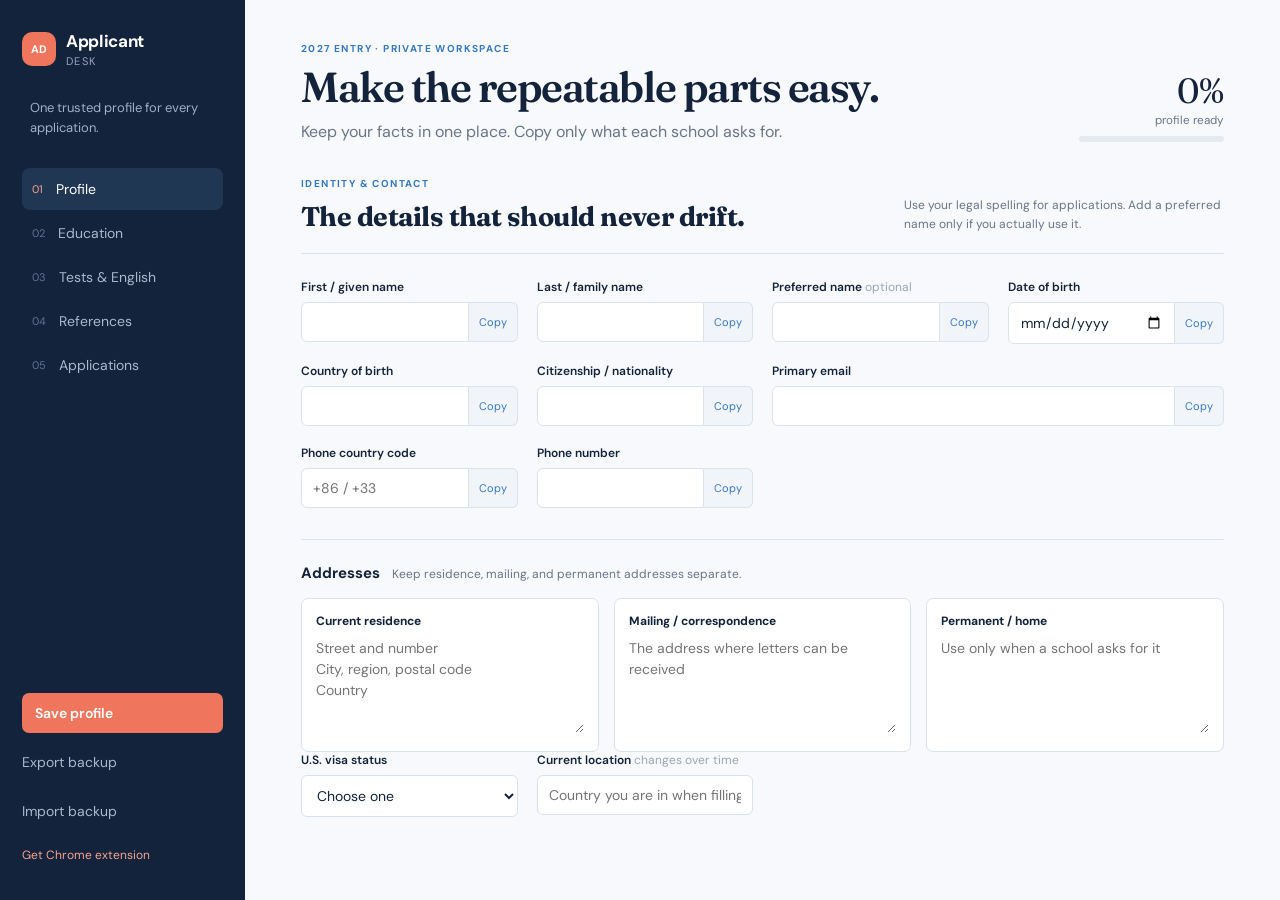
<file: index.html>
<!doctype html>
<html lang="en">
<head>
  <meta charset="utf-8">
  <meta name="viewport" content="width=device-width, initial-scale=1">
  <title>Applicant Desk</title>
  <link rel="stylesheet" href="./src/styles.css">
</head>
<body>
  <div class="shell">
    <aside class="rail">
      <div class="brand"><span class="brand-mark">AD</span><div><strong>Applicant</strong><small>desk</small></div></div>
      <p class="rail-note">One trusted profile for every application.</p>
      <nav id="nav">
        <button class="nav-item active" data-target="profile"><span>01</span>Profile</button>
        <button class="nav-item" data-target="education"><span>02</span>Education</button>
        <button class="nav-item" data-target="tests"><span>03</span>Tests &amp; English</button>
        <button class="nav-item" data-target="references"><span>04</span>References</button>
        <button class="nav-item" data-target="applications"><span>05</span>Applications</button>
      </nav>
      <div class="rail-bottom"><button id="saveBtn" class="primary">Save profile</button><button id="exportBtn" class="quiet">Export backup</button><label class="quiet file-label">Import backup<input id="importInput" type="file" accept="application/json"></label><a class="extension-link" href="./downloads/applicant-desk-autofill-0.1.0.zip" download>Get Chrome extension</a></div>
    </aside>
    <main>
      <header class="topbar"><div><p class="eyebrow">2027 entry · private workspace</p><h1>Make the repeatable parts easy.</h1><p class="lede">Keep your facts in one place. Copy only what each school asks for.</p></div><div class="completion"><span id="completionNumber">0%</span><small>profile ready</small><div class="progress"><i id="progressBar"></i></div></div></header>
      <section id="profile" class="panel active-panel"><div class="section-head"><div><p class="kicker">Identity &amp; contact</p><h2>The details that should never drift.</h2></div><p class="hint">Use your legal spelling for applications. Add a preferred name only if you actually use it.</p></div>
        <div class="form-grid">
          <div class="field"><label for="firstName">First / given name</label><div class="copy-wrap"><input id="firstName" autocomplete="given-name"><button class="copy" data-copy="firstName">Copy</button></div></div>
          <div class="field"><label for="lastName">Last / family name</label><div class="copy-wrap"><input id="lastName" autocomplete="family-name"><button class="copy" data-copy="lastName">Copy</button></div></div>
          <div class="field"><label for="preferredName">Preferred name <em>optional</em></label><div class="copy-wrap"><input id="preferredName"><button class="copy" data-copy="preferredName">Copy</button></div></div>
          <div class="field"><label for="birthDate">Date of birth</label><div class="copy-wrap"><input id="birthDate" type="date"><button class="copy" data-copy="birthDate">Copy</button></div></div>
          <div class="field"><label for="birthCountry">Country of birth</label><div class="copy-wrap"><input id="birthCountry"><button class="copy" data-copy="birthCountry">Copy</button></div></div>
          <div class="field"><label for="nationality">Citizenship / nationality</label><div class="copy-wrap"><input id="nationality" autocomplete="country-name"><button class="copy" data-copy="nationality">Copy</button></div></div>
          <div class="field span-2"><label for="email">Primary email</label><div class="copy-wrap"><input id="email" type="email" autocomplete="email"><button class="copy" data-copy="email">Copy</button></div></div>
          <div class="field"><label for="phoneCode">Phone country code</label><div class="copy-wrap"><input id="phoneCode" placeholder="+86 / +33" autocomplete="tel-country-code"><button class="copy" data-copy="phoneCode">Copy</button></div></div>
          <div class="field"><label for="phone">Phone number</label><div class="copy-wrap"><input id="phone" autocomplete="tel"><button class="copy" data-copy="phone">Copy</button></div></div>
        </div>
        <div class="subsection"><div class="subhead"><h3>Addresses</h3><span>Keep residence, mailing, and permanent addresses separate.</span></div><div class="address-grid"><div class="address-card"><h4>Current residence</h4><textarea id="currentAddress" placeholder="Street and number&#10;City, region, postal code&#10;Country"></textarea></div><div class="address-card"><h4>Mailing / correspondence</h4><textarea id="mailingAddress" placeholder="The address where letters can be received"></textarea></div><div class="address-card"><h4>Permanent / home</h4><textarea id="permanentAddress" placeholder="Use only when a school asks for it"></textarea></div></div></div>
        <div class="form-grid compact"><div class="field"><label for="visaStatus">U.S. visa status</label><select id="visaStatus"><option value="">Choose one</option><option>International applicant — will need F-1 visa</option><option>U.S. citizen</option><option>U.S. permanent resident</option><option>Other / unsure</option></select></div><div class="field"><label for="currentLocation">Current location <em>changes over time</em></label><input id="currentLocation" placeholder="Country you are in when filling the form"></div></div>
      </section>
      <section id="education" class="panel"><div class="section-head"><div><p class="kicker">Academic history</p><h2>One clean record of where you studied.</h2></div><p class="hint">Use official English names from transcripts when a school requests them.</p></div><div class="record-card"><div class="record-title"><span class="record-dot">A</span><div><h3>Primary undergraduate degree</h3><p>Usually the entry every portal requires first.</p></div></div><div class="form-grid"><div class="field span-2"><label for="ugSchool">Institution official name</label><div class="copy-wrap"><input id="ugSchool"><button class="copy" data-copy="ugSchool">Copy</button></div></div><div class="field"><label for="ugCountry">Country</label><input id="ugCountry"></div><div class="field"><label for="ugCity">City</label><input id="ugCity"></div><div class="field"><label for="ugDegree">Degree / award</label><input id="ugDegree" placeholder="e.g. Bachelor of Arts"></div><div class="field"><label for="ugMajor">Major / field</label><input id="ugMajor"></div><div class="field"><label for="ugStart">Start date</label><input id="ugStart" type="month"></div><div class="field"><label for="ugEnd">End / expected date</label><input id="ugEnd" type="month"></div><div class="field"><label for="ugGpa">GPA</label><input id="ugGpa" inputmode="decimal"></div><div class="field"><label for="ugScale">GPA scale</label><input id="ugScale" placeholder="e.g. 4.0 / 100"></div></div></div><div class="record-card"><div class="record-title"><span class="record-dot muted">B</span><div><h3>Additional study / exchange</h3><p>Leave blank if it does not apply.</p></div></div><div class="form-grid"><div class="field span-2"><label for="exchangeSchool">Institution</label><input id="exchangeSchool"></div><div class="field"><label for="exchangeCountry">Country</label><input id="exchangeCountry"></div><div class="field"><label for="exchangeDates">Dates</label><input id="exchangeDates" placeholder="MM/YYYY – MM/YYYY"></div><div class="field span-2"><label for="exchangeNotes">Notes</label><input id="exchangeNotes" placeholder="Credits, program, or non-degree study"></div></div></div></section>
      <section id="tests" class="panel"><div class="section-head"><div><p class="kicker">Tests &amp; English</p><h2>Scores, dates, and sending status.</h2></div><p class="hint">Self-reporting a score and sending an official score report are separate actions.</p></div><div class="score-grid"><div class="score-card"><h3>GMAT / GRE</h3><div class="form-grid compact"><div class="field"><label for="gradTest">Test</label><select id="gradTest"><option value="">Not decided</option><option>GMAT</option><option>GRE</option><option>Waived / not required</option></select></div><div class="field"><label for="gradScore">Total score</label><input id="gradScore"></div><div class="field"><label for="gradDate">Test date</label><input id="gradDate" type="date"></div><div class="field"><label for="gradReport">Official report</label><select id="gradReport"><option value="">Not yet</option><option>Requested</option><option>Sent</option><option>Not applicable</option></select></div></div></div><div class="score-card"><h3>English proficiency</h3><div class="form-grid compact"><div class="field"><label for="englishTest">Test</label><select id="englishTest"><option value="">Not decided</option><option>TOEFL iBT</option><option>IELTS Academic</option><option>Duolingo</option><option>Waiver / exempt</option></select></div><div class="field"><label for="englishScore">Total score</label><input id="englishScore"></div><div class="field"><label for="englishDate">Test date</label><input id="englishDate" type="date"></div><div class="field"><label for="englishReport">Report status</label><select id="englishReport"><option value="">Not yet</option><option>Requested</option><option>Sent</option><option>Not applicable</option></select></div></div></div></div></section>
      <section id="references" class="panel"><div class="section-head"><div><p class="kicker">References &amp; experience</p><h2>Make it easy for people who support you.</h2></div><p class="hint">Never store recommendation passwords. Keep only the contact and submission facts.</p></div><div class="reference-grid"><div class="reference-card"><h3>Reference 1</h3><div class="field"><label for="ref1Name">Name</label><input id="ref1Name"></div><div class="field"><label for="ref1Title">Title &amp; institution</label><input id="ref1Title"></div><div class="field"><label for="ref1Email">Email</label><input id="ref1Email" type="email"></div><div class="field"><label for="ref1Relation">Relationship</label><input id="ref1Relation" placeholder="Academic / professional"></div></div><div class="reference-card"><h3>Reference 2</h3><div class="field"><label for="ref2Name">Name</label><input id="ref2Name"></div><div class="field"><label for="ref2Title">Title &amp; institution</label><input id="ref2Title"></div><div class="field"><label for="ref2Email">Email</label><input id="ref2Email" type="email"></div><div class="field"><label for="ref2Relation">Relationship</label><input id="ref2Relation"></div></div></div><div class="form-grid"><div class="field span-2"><label for="experience">Experience timeline</label><textarea id="experience" class="tall" placeholder="Company · role · city · dates · one-line factual description"></textarea></div><div class="field span-2"><label for="activities">Leadership / activities</label><textarea id="activities" class="tall" placeholder="Organization · role · dates · impact"></textarea></div></div></section>
      <section id="applications" class="panel"><div class="section-head"><div><p class="kicker">Your five applications</p><h2>Deadlines in one calm view.</h2></div><p class="hint">The status is yours to update. Dates are planning dates, not a submission.</p></div><div class="table-wrap"><table><thead><tr><th>Program</th><th>Application system</th><th>Deadline</th><th>Status</th><th>Notes</th></tr></thead><tbody id="applicationRows"></tbody></table></div></section>
    </main>
  </div><div id="toast" role="status"></div><script src="./src/main.js"></script>
</body></html>
</file>
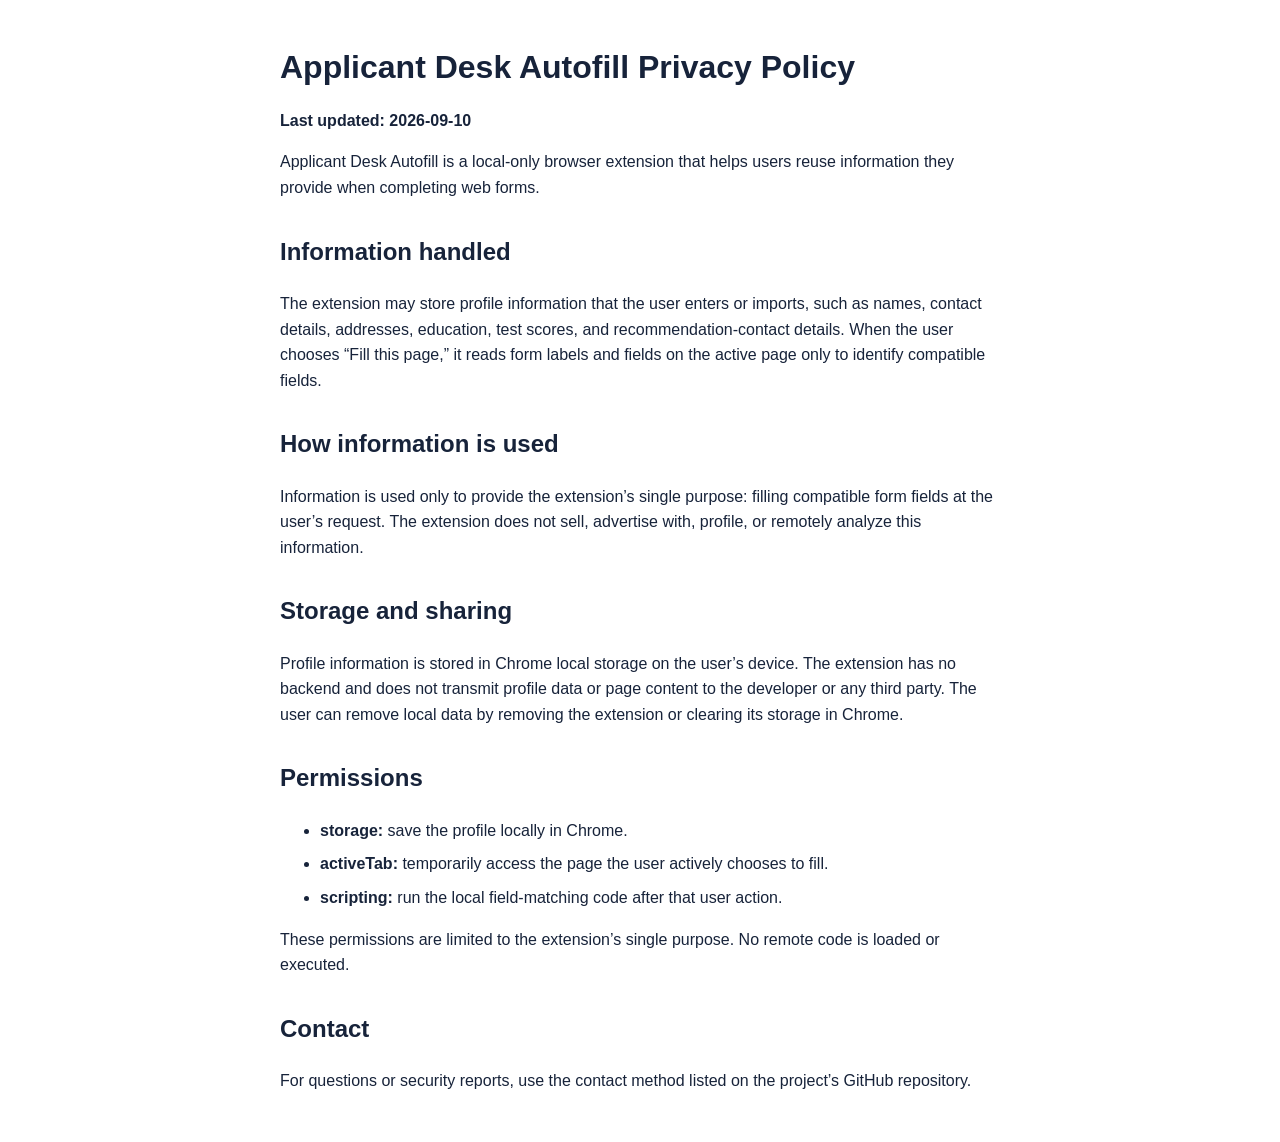
<file: privacy.html>
<!doctype html>
<html lang="en">
<head>
  <meta charset="utf-8">
  <meta name="viewport" content="width=device-width, initial-scale=1">
  <title>Applicant Desk Autofill — Privacy</title>
  <style>
    body { max-width:720px; margin:48px auto; padding:0 24px; color:#17233a; font:16px/1.6 Arial,sans-serif; }
    h1 { line-height:1.2; }
    h2 { margin-top:32px; }
    li { margin:8px 0; }
  </style>
</head>
<body>
  <h1>Applicant Desk Autofill Privacy Policy</h1>
  <p><strong>Last updated: 2026-09-10</strong></p>
  <p>Applicant Desk Autofill is a local-only browser extension that helps users reuse information they provide when completing web forms.</p>
  <h2>Information handled</h2>
  <p>The extension may store profile information that the user enters or imports, such as names, contact details, addresses, education, test scores, and recommendation-contact details. When the user chooses “Fill this page,” it reads form labels and fields on the active page only to identify compatible fields.</p>
  <h2>How information is used</h2>
  <p>Information is used only to provide the extension’s single purpose: filling compatible form fields at the user’s request. The extension does not sell, advertise with, profile, or remotely analyze this information.</p>
  <h2>Storage and sharing</h2>
  <p>Profile information is stored in Chrome local storage on the user’s device. The extension has no backend and does not transmit profile data or page content to the developer or any third party. The user can remove local data by removing the extension or clearing its storage in Chrome.</p>
  <h2>Permissions</h2>
  <ul>
    <li><strong>storage:</strong> save the profile locally in Chrome.</li>
    <li><strong>activeTab:</strong> temporarily access the page the user actively chooses to fill.</li>
    <li><strong>scripting:</strong> run the local field-matching code after that user action.</li>
  </ul>
  <p>These permissions are limited to the extension’s single purpose. No remote code is loaded or executed.</p>
  <h2>Contact</h2>
  <p>For questions or security reports, use the contact method listed on the project’s GitHub repository.</p>
</body>
</html>
</file>
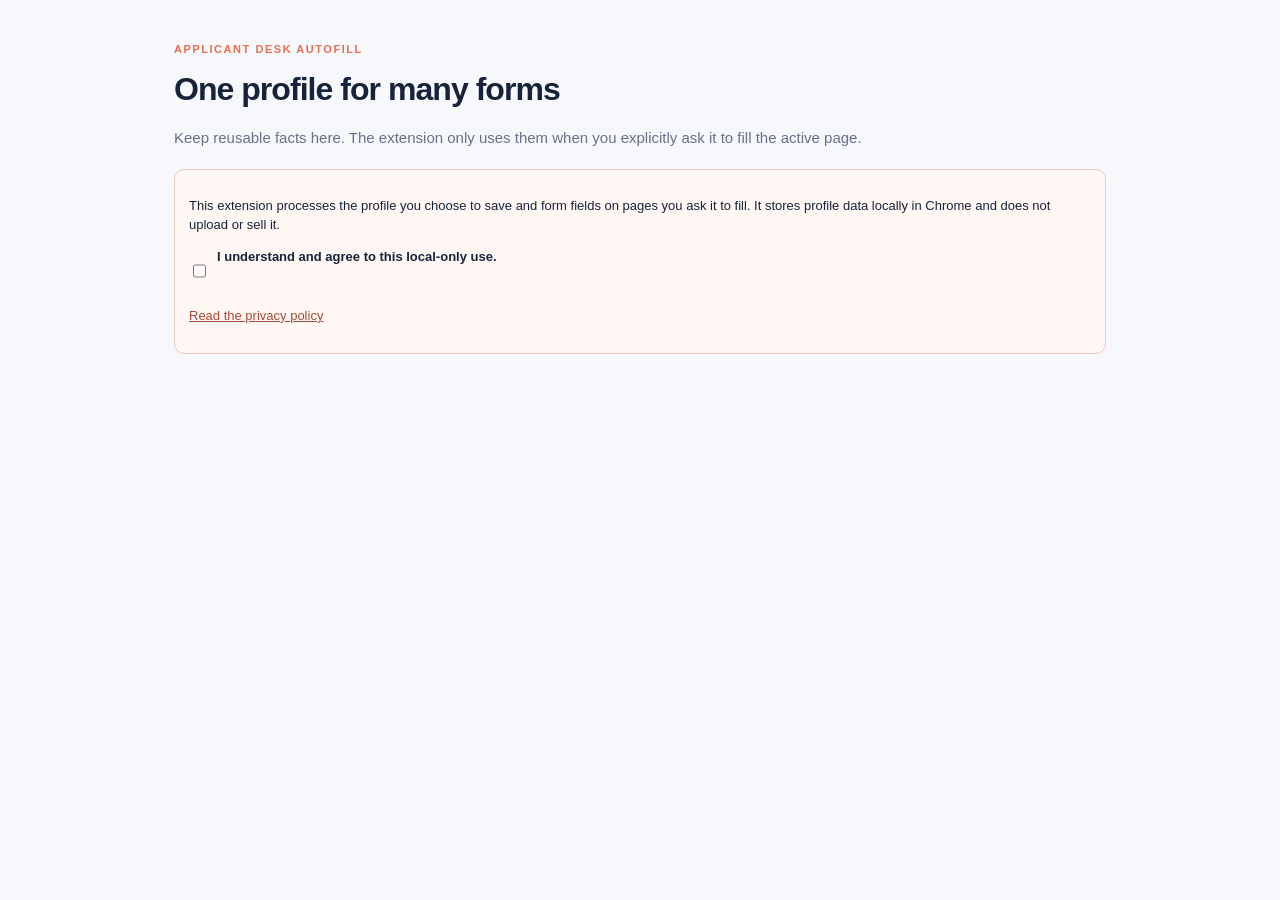
<file: extension/options.html>
<!doctype html>
<html lang="en">
<head>
  <meta charset="utf-8">
  <meta name="viewport" content="width=device-width, initial-scale=1">
  <title>Applicant Desk — Full profile</title>
  <style>
    :root { --ink:#17233a; --muted:#65728a; --line:#d9dee8; --paper:#f7f8fb; --white:#fff; --coral:#e76f51; --blue:#3478c6; }
    * { box-sizing:border-box; }
    body { margin:0; color:var(--ink); background:var(--paper); font:15px/1.45 Arial,sans-serif; }
    main { max-width:980px; margin:0 auto; padding:42px 24px 72px; }
    h1 { margin:0; font-size:32px; letter-spacing:-.03em; }
    h2 { margin:0 0 4px; font-size:19px; }
    p { color:var(--muted); }
    .eyebrow { margin-bottom:8px; color:var(--coral); font-size:11px; font-weight:700; letter-spacing:.14em; text-transform:uppercase; }
    .notice { margin:20px 0; padding:14px; border:1px solid #f0c7bb; border-radius:10px; background:#fff7f4; }
    .notice p { color:var(--ink); font-size:13px; }
    .notice a { color:#a84b36; }
    .consent { display:flex; gap:8px; align-items:flex-start; color:var(--ink); font-size:13px; }
    .consent input { width:auto; margin-top:3px; }
    section { margin-top:22px; padding:22px; border:1px solid var(--line); border-radius:12px; background:var(--white); }
    .grid { display:grid; grid-template-columns:repeat(3,1fr); gap:16px; }
    .span-2 { grid-column:span 2; }
    label { display:block; margin:0 0 6px; color:var(--muted); font-size:12px; font-weight:700; }
    input, textarea, select { width:100%; min-height:40px; padding:9px 10px; border:1px solid var(--line); border-radius:7px; color:var(--ink); background:#fff; font:inherit; }
    textarea { min-height:88px; resize:vertical; }
    input:focus, textarea:focus, select:focus { outline:2px solid rgba(52,120,198,.18); border-color:var(--blue); }
    .actions { display:flex; gap:10px; flex-wrap:wrap; margin-top:22px; }
    button { padding:10px 15px; border:0; border-radius:8px; color:#fff; background:var(--ink); font-weight:700; cursor:pointer; }
    button.secondary { color:var(--ink); background:#e9edf4; }
    #status { min-height:22px; margin-top:12px; color:#2f6f57; }
    [hidden] { display:none !important; }
    @media (max-width:700px) { .grid { grid-template-columns:1fr; } .span-2 { grid-column:auto; } }
  </style>
</head>
<body>
  <main>
    <div class="eyebrow">Applicant Desk Autofill</div>
    <h1>One profile for many forms</h1>
    <p>Keep reusable facts here. The extension only uses them when you explicitly ask it to fill the active page.</p>

    <div id="consentGate" class="notice">
      <p>This extension processes the profile you choose to save and form fields on pages you ask it to fill. It stores profile data locally in Chrome and does not upload or sell it.</p>
      <label class="consent"><input id="consent" type="checkbox"> I understand and agree to this local-only use.</label>
      <p><a href="privacy.html" target="_blank" rel="noopener">Read the privacy policy</a></p>
    </div>

    <form id="profileForm" hidden>
      <section>
        <h2>Identity and contact</h2>
        <p>Use the spelling you want to reuse in forms.</p>
        <div class="grid">
          <div><label for="firstName">First / given name</label><input id="firstName" autocomplete="given-name"></div>
          <div><label for="lastName">Last / family name</label><input id="lastName" autocomplete="family-name"></div>
          <div><label for="preferredName">Preferred name</label><input id="preferredName"></div>
          <div><label for="birthDate">Date of birth</label><input id="birthDate" type="date"></div>
          <div><label for="birthCountry">Country of birth</label><input id="birthCountry"></div>
          <div><label for="nationality">Citizenship / nationality</label><input id="nationality" autocomplete="country-name"></div>
          <div class="span-2"><label for="email">Primary email</label><input id="email" type="email" autocomplete="email"></div>
          <div><label for="phoneCode">Phone country code</label><input id="phoneCode" autocomplete="tel-country-code"></div>
          <div><label for="phone">Phone number</label><input id="phone" autocomplete="tel"></div>
          <div><label for="currentLocation">Current location</label><input id="currentLocation"></div>
          <div><label for="visaStatus">Visa / immigration status</label><input id="visaStatus"></div>
        </div>
      </section>

      <section>
        <h2>Addresses</h2>
        <p>Structured pieces help the extension fill both one-line and multi-part address forms.</p>
        <div class="grid">
          <div class="span-2"><label for="currentAddress">Current street address</label><textarea id="currentAddress" autocomplete="street-address"></textarea></div>
          <div><label for="currentCity">Current city</label><input id="currentCity" autocomplete="address-level2"></div>
          <div><label for="currentRegion">Current state / region</label><input id="currentRegion" autocomplete="address-level1"></div>
          <div><label for="currentPostalCode">Current postal code</label><input id="currentPostalCode" autocomplete="postal-code"></div>
          <div><label for="currentCountry">Current country</label><input id="currentCountry"></div>
          <div class="span-2"><label for="mailingAddress">Mailing / correspondence address</label><textarea id="mailingAddress"></textarea></div>
          <div class="span-2"><label for="permanentAddress">Permanent / home address</label><textarea id="permanentAddress"></textarea></div>
        </div>
      </section>

      <section>
        <h2>Education and work</h2>
        <div class="grid">
          <div class="span-2"><label for="ugSchool">School / institution</label><input id="ugSchool"></div>
          <div><label for="ugCity">School city</label><input id="ugCity"></div>
          <div><label for="ugCountry">School country</label><input id="ugCountry"></div>
          <div><label for="ugDegree">Degree</label><input id="ugDegree"></div>
          <div><label for="ugMajor">Major / field</label><input id="ugMajor"></div>
          <div><label for="ugGpa">GPA</label><input id="ugGpa"></div>
          <div><label for="employer">Employer / organization</label><input id="employer"></div>
          <div><label for="jobTitle">Job title / role</label><input id="jobTitle"></div>
        </div>
      </section>

      <section>
        <h2>Tests and references</h2>
        <div class="grid">
          <div><label for="gradTest">Graduate test</label><input id="gradTest"></div>
          <div><label for="gradScore">Graduate test score</label><input id="gradScore"></div>
          <div><label for="englishTest">English test</label><input id="englishTest"></div>
          <div><label for="englishScore">English test score</label><input id="englishScore"></div>
          <div><label for="ref1Name">Reference name</label><input id="ref1Name"></div>
          <div><label for="ref1Email">Reference email</label><input id="ref1Email" type="email"></div>
        </div>
      </section>

      <section>
        <h2>Custom field values</h2>
        <p>Use JSON when another form asks for a field outside the common profile. Keys are matched against labels and placeholders.</p>
        <textarea id="customFields" placeholder='{"portfolio url":"https://example.com","wechat id":"..."}'></textarea>
      </section>

      <div class="actions">
        <button type="submit">Save profile</button>
        <button id="export" type="button" class="secondary">Export JSON</button>
        <label class="secondary" style="padding:10px 15px;border-radius:8px;cursor:pointer">Import JSON<input id="backup" type="file" accept=".json,application/json" hidden></label>
      </div>
      <div id="status" role="status"></div>
    </form>
  </main>
  <script src="options.js"></script>
</body>
</html>
</file>
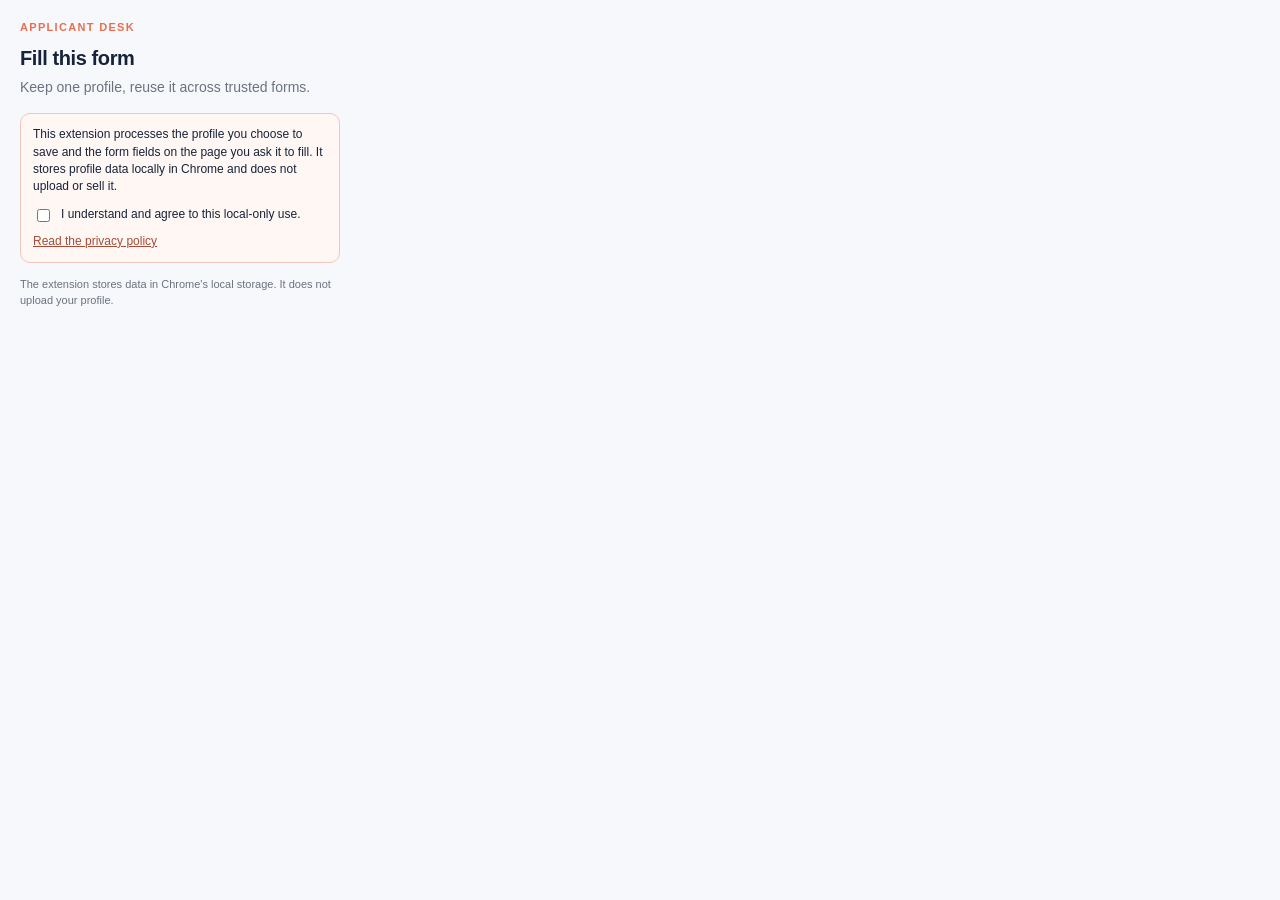
<file: extension/popup.html>
<!doctype html>
<html lang="en">
<head>
  <meta charset="utf-8">
  <meta name="viewport" content="width=device-width, initial-scale=1">
  <title>Applicant Desk Autofill</title>
  <style>
    :root { color-scheme: light; --ink:#17233a; --muted:#6b7280; --line:#d9dee8; --coral:#e76f51; --paper:#f7f8fb; }
    * { box-sizing:border-box; }
    body { width:360px; margin:0; padding:20px; color:var(--ink); background:var(--paper); font:14px/1.45 Arial,sans-serif; }
    h1 { margin:0 0 4px; font-size:20px; letter-spacing:-.02em; }
    p { margin:0; color:var(--muted); }
    .eyebrow { margin-bottom:8px; color:var(--coral); font-size:11px; font-weight:700; letter-spacing:.12em; text-transform:uppercase; }
    .card { margin-top:16px; padding:14px; border:1px solid var(--line); border-radius:12px; background:#fff; }
    label { display:block; margin:10px 0 4px; color:var(--muted); font-size:12px; font-weight:600; }
    input { width:100%; padding:9px 10px; border:1px solid var(--line); border-radius:7px; color:var(--ink); background:#fff; }
    input:focus { outline:2px solid rgba(231,111,81,.25); border-color:var(--coral); }
    .actions { display:grid; gap:8px; margin-top:14px; }
    button { width:100%; padding:10px 12px; border:0; border-radius:8px; color:#fff; background:var(--ink); font-weight:700; cursor:pointer; }
    button.secondary { color:var(--ink); background:#e9edf4; }
    button:hover { filter:brightness(1.08); }
    .file { display:block; margin-top:10px; color:var(--muted); font-size:12px; }
    .file input { margin-top:5px; padding:7px; font-size:12px; }
    #status { min-height:20px; margin-top:12px; color:#2f6f57; font-size:12px; }
    .privacy { margin-top:14px; font-size:11px; }
    .notice { margin-top:16px; padding:12px; border:1px solid #f0c7bb; border-radius:10px; background:#fff7f4; }
    .notice p { color:var(--ink); font-size:12px; }
    .consent { display:flex; gap:8px; align-items:flex-start; margin:10px 0 0; color:var(--ink); font-size:12px; font-weight:400; }
    .consent input { width:auto; margin-top:3px; }
    .notice a { display:inline-block; margin-top:8px; color:#a84b36; font-size:12px; }
    [hidden] { display:none !important; }
  </style>
</head>
<body>
  <div class="eyebrow">Applicant Desk</div>
  <h1>Fill this form</h1>
  <p>Keep one profile, reuse it across trusted forms.</p>

  <div id="consentGate" class="notice">
    <p>This extension processes the profile you choose to save and the form fields on the page you ask it to fill. It stores profile data locally in Chrome and does not upload or sell it.</p>
    <label class="consent"><input id="consent" type="checkbox"> I understand and agree to this local-only use.</label>
    <a href="privacy.html" target="_blank" rel="noopener">Read the privacy policy</a>
  </div>

  <div id="tool" class="card" hidden>
    <label for="firstName">First / given name</label>
    <input id="firstName" autocomplete="given-name">
    <label for="lastName">Last / family name</label>
    <input id="lastName" autocomplete="family-name">
    <label for="email">Primary email</label>
    <input id="email" type="email" autocomplete="email">
    <label for="phone">Phone number</label>
    <input id="phone" autocomplete="tel">
    <label for="nationality">Citizenship / nationality</label>
    <input id="nationality">
    <label for="currentLocation">Current location</label>
    <input id="currentLocation">
    <label for="customFields">Custom field values (JSON, optional)</label>
    <textarea id="customFields" rows="4" placeholder='{"portfolio url":"https://...","wechat id":"..."}'></textarea>

    <div class="actions">
      <button id="fill">Fill this page</button>
      <button id="save" class="secondary">Save profile</button>
      <button id="options" class="secondary">Open full profile</button>
    </div>

    <label class="file" for="backup">Import Applicant Desk backup (JSON)
      <input id="backup" type="file" accept=".json,application/json">
    </label>
    <div id="status" role="status"></div>
  </div>

  <p class="privacy">The extension stores data in Chrome's local storage. It does not upload your profile.</p>
  <script src="popup.js"></script>
</body>
</html>
</file>
<file: src/styles.css>
@import url('https://fonts.googleapis.com/css2?family=DM+Sans:wght@400;500;600;700&family=Fraunces:opsz,wght@9..144,500;9..144,600&display=swap');
:root{--ink:#12233b;--muted:#68758a;--line:#dbe2eb;--paper:#f7f9fc;--white:#fff;--accent:#ef765d;--accent-soft:#fff0ec;--blue:#3478c6;--shadow:0 18px 50px rgba(25,49,81,.08)}
*{box-sizing:border-box}body{margin:0;background:var(--paper);color:var(--ink);font-family:'DM Sans',sans-serif;font-size:14px}button,input,textarea,select{font:inherit}button{cursor:pointer}.shell{display:grid;grid-template-columns:245px 1fr;min-height:100vh}.rail{background:var(--ink);color:#fff;padding:30px 22px;display:flex;flex-direction:column}.brand{display:flex;align-items:center;gap:10px;font-size:17px;letter-spacing:-.02em}.brand strong{display:block}.brand small{display:block;color:#93a8c2;font-size:11px;letter-spacing:.12em;text-transform:uppercase;margin-top:2px}.brand-mark{background:var(--accent);color:#fff;display:grid;place-items:center;width:34px;height:34px;border-radius:10px;font-size:11px;font-weight:700}.rail-note{color:#9eb0c8;line-height:1.55;margin:30px 8px 28px;font-size:13px}.nav-item{border:0;background:none;color:#aab8cc;text-align:left;padding:12px 10px;margin:2px 0;width:100%;border-radius:8px;display:flex;gap:13px;align-items:center;transition:.2s}.nav-item span{font-size:11px;color:#5e7490}.nav-item.active,.nav-item:hover{background:#203754;color:#fff}.nav-item.active span{color:#f8a28f}.rail-bottom{margin-top:auto;display:grid;gap:9px}.primary,.quiet{border:0;border-radius:7px;padding:11px 13px;text-align:left}.primary{background:var(--accent);color:#fff;font-weight:600}.quiet{background:transparent;color:#aab8cc;padding-left:0}.quiet:hover{color:#fff}.file-label{cursor:pointer}.file-label input{display:none}.extension-link{display:block;color:#f8a28f;font-size:12px;text-decoration:none;padding:7px 0}.extension-link:hover{text-decoration:underline}main{max-width:1180px;width:100%;margin:0 auto;padding:42px 56px 72px}.topbar{display:flex;justify-content:space-between;gap:40px;align-items:flex-end;margin-bottom:35px}.eyebrow,.kicker{color:var(--blue);text-transform:uppercase;letter-spacing:.14em;font-size:10px;font-weight:700;margin:0 0 10px}.topbar h1{font-family:Fraunces,serif;font-size:42px;line-height:1.05;letter-spacing:-.035em;margin:0 0 12px;font-weight:600}.lede{margin:0;color:var(--muted);font-size:16px}.completion{min-width:145px;text-align:right}.completion span{font-family:Fraunces,serif;font-size:35px;display:block}.completion small{color:var(--muted);display:block;margin:0 0 8px}.progress{background:#e5eaf1;height:6px;border-radius:9px;overflow:hidden}.progress i{display:block;background:var(--accent);height:100%;width:0;transition:.35s}.panel{display:none}.active-panel{display:block}.section-head{display:flex;justify-content:space-between;align-items:flex-end;gap:30px;border-bottom:1px solid var(--line);padding-bottom:20px;margin-bottom:25px}.section-head h2{font-family:Fraunces,serif;font-size:27px;letter-spacing:-.02em;margin:0}.hint{max-width:320px;color:var(--muted);line-height:1.55;margin:0;font-size:12px}.form-grid{display:grid;grid-template-columns:repeat(4,1fr);gap:19px}.form-grid.compact{grid-template-columns:repeat(4,1fr)}.span-2{grid-column:span 2}.field label{display:block;font-size:12px;font-weight:600;margin:0 0 7px}.field label em{font-style:normal;color:#9aa5b5;font-weight:400}.field input,.field textarea,.field select,.table-wrap input,.table-wrap select{width:100%;border:1px solid var(--line);background:var(--white);border-radius:6px;padding:10px 11px;color:var(--ink);outline:0;min-height:40px}.field textarea{resize:vertical;min-height:101px;line-height:1.55}.field input:focus,.field textarea:focus,.field select:focus,.table-wrap input:focus,.table-wrap select:focus{border-color:var(--blue);box-shadow:0 0 0 3px rgba(52,120,198,.12)}.copy-wrap{display:flex}.copy-wrap input{border-radius:6px 0 0 6px}.copy{border:1px solid var(--line);border-left:0;background:#f1f4f8;color:var(--blue);padding:0 10px;border-radius:0 6px 6px 0;font-size:11px}.copy:hover{background:var(--accent-soft);color:#c95740}.subsection{margin-top:31px;padding-top:23px;border-top:1px solid var(--line)}.subhead{display:flex;align-items:baseline;gap:12px;margin-bottom:15px}.subhead h3,.record-title h3,.score-card h3,.reference-card h3{margin:0;font-size:15px}.subhead span,.record-title p{font-size:12px;color:var(--muted)}.address-grid{display:grid;grid-template-columns:repeat(3,1fr);gap:15px}.address-card{background:var(--white);border:1px solid var(--line);border-radius:7px;padding:14px}.address-card h4{margin:0 0 9px;font-size:12px}.address-card textarea{border:0;padding:0;min-height:95px;width:100%;resize:vertical;outline:0;color:var(--ink);line-height:1.5}.record-card,.score-card,.reference-card{background:var(--white);border:1px solid var(--line);border-radius:8px;padding:21px;margin-bottom:17px;box-shadow:var(--shadow)}.record-title{display:flex;gap:12px;align-items:center;margin-bottom:20px}.record-dot{display:grid;place-items:center;border-radius:50%;width:27px;height:27px;background:var(--accent-soft);color:var(--accent);font-weight:700;font-size:12px}.record-dot.muted{background:#edf3f9;color:var(--blue)}.score-grid,.reference-grid{display:grid;grid-template-columns:repeat(2,1fr);gap:17px}.score-card,.reference-card{box-shadow:none}.score-card .form-grid{margin-top:18px}.reference-card .field{margin-top:14px}.tall{min-height:130px!important}.table-wrap{background:var(--white);border:1px solid var(--line);border-radius:8px;overflow:auto}.table-wrap table{border-collapse:collapse;width:100%;min-width:760px}.table-wrap th,.table-wrap td{text-align:left;padding:15px 16px;border-bottom:1px solid var(--line);vertical-align:middle}.table-wrap th{font-size:10px;text-transform:uppercase;letter-spacing:.1em;color:var(--muted);font-weight:700;background:#fbfcfe}.table-wrap td{font-size:12px}.table-wrap tr:last-child td{border-bottom:0}.table-wrap time{white-space:nowrap;color:var(--blue);font-weight:600}.table-wrap input,.table-wrap select{min-height:35px;padding:7px 8px;font-size:12px}#toast{position:fixed;right:25px;bottom:25px;background:var(--ink);color:#fff;padding:12px 16px;border-radius:6px;opacity:0;transform:translateY(8px);pointer-events:none;transition:.2s;font-size:12px}#toast.show{opacity:1;transform:translateY(0)}
@media(max-width:900px){.shell{grid-template-columns:1fr}.rail{padding:18px 20px}.rail-note{margin:18px 8px}.rail-bottom{display:flex;flex-wrap:wrap;margin-top:20px}.rail-bottom>*{flex:1}.nav-item{display:inline-flex;width:auto;margin-right:5px}.topbar{align-items:flex-start;flex-direction:column}.completion{text-align:left}.section-head{align-items:flex-start;flex-direction:column}.form-grid,.form-grid.compact{grid-template-columns:repeat(2,1fr)}.address-grid,.score-grid,.reference-grid{grid-template-columns:1fr}main{padding:30px 22px 50px}}
@media(max-width:540px){.form-grid,.form-grid.compact{grid-template-columns:1fr}.span-2{grid-column:auto}.topbar h1{font-size:34px}}
</file>
